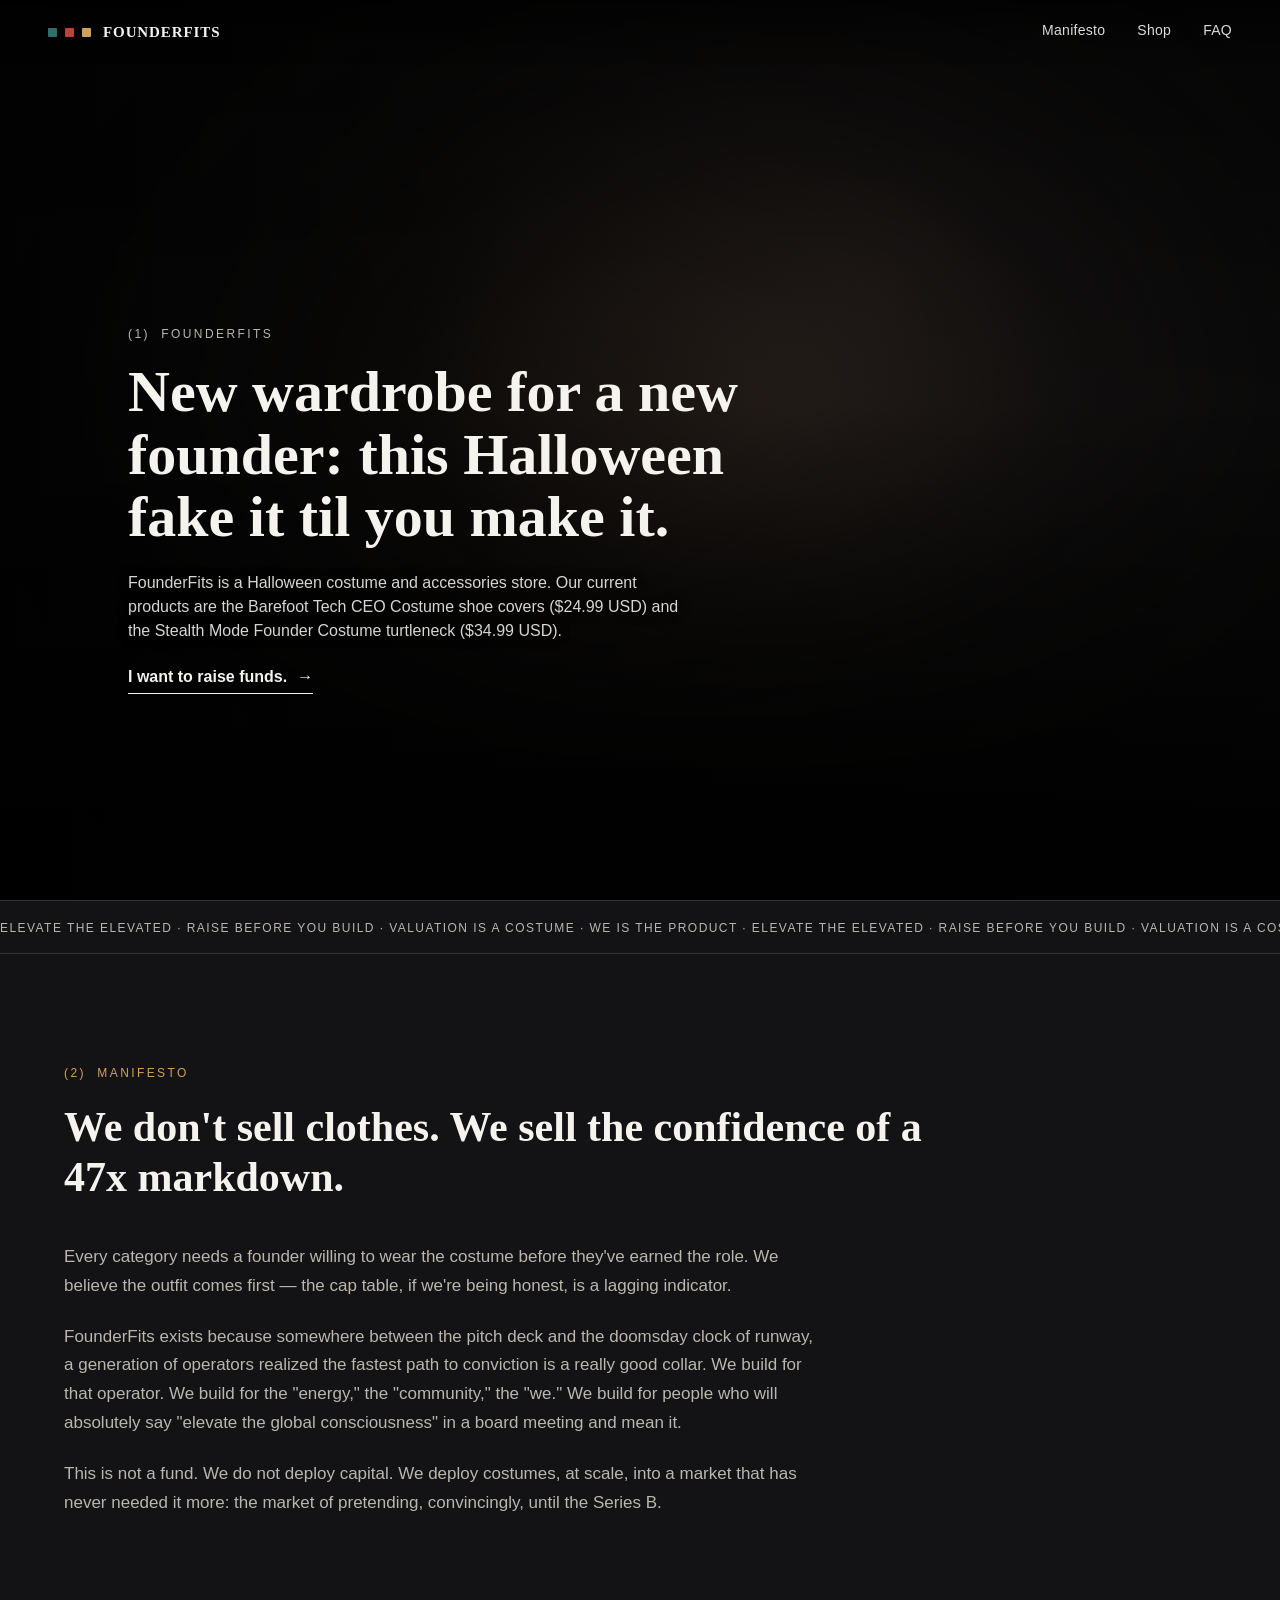
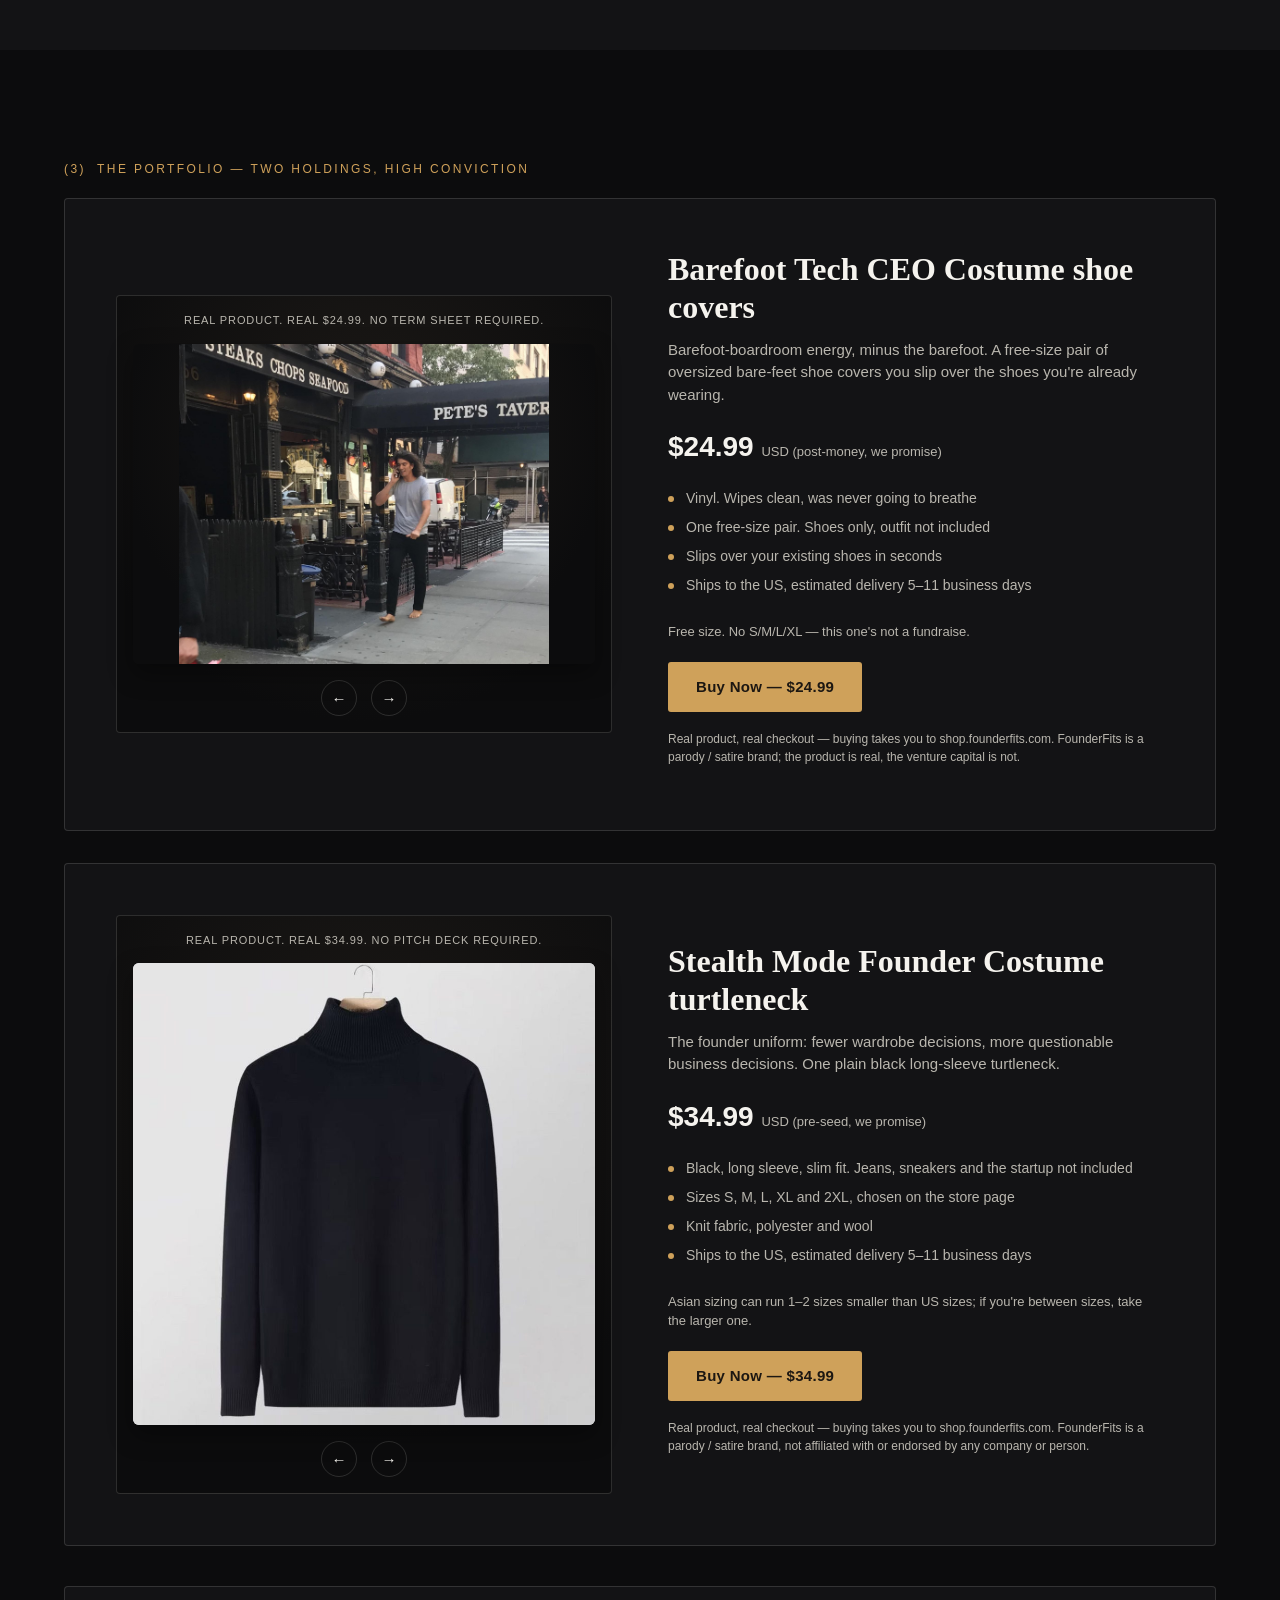
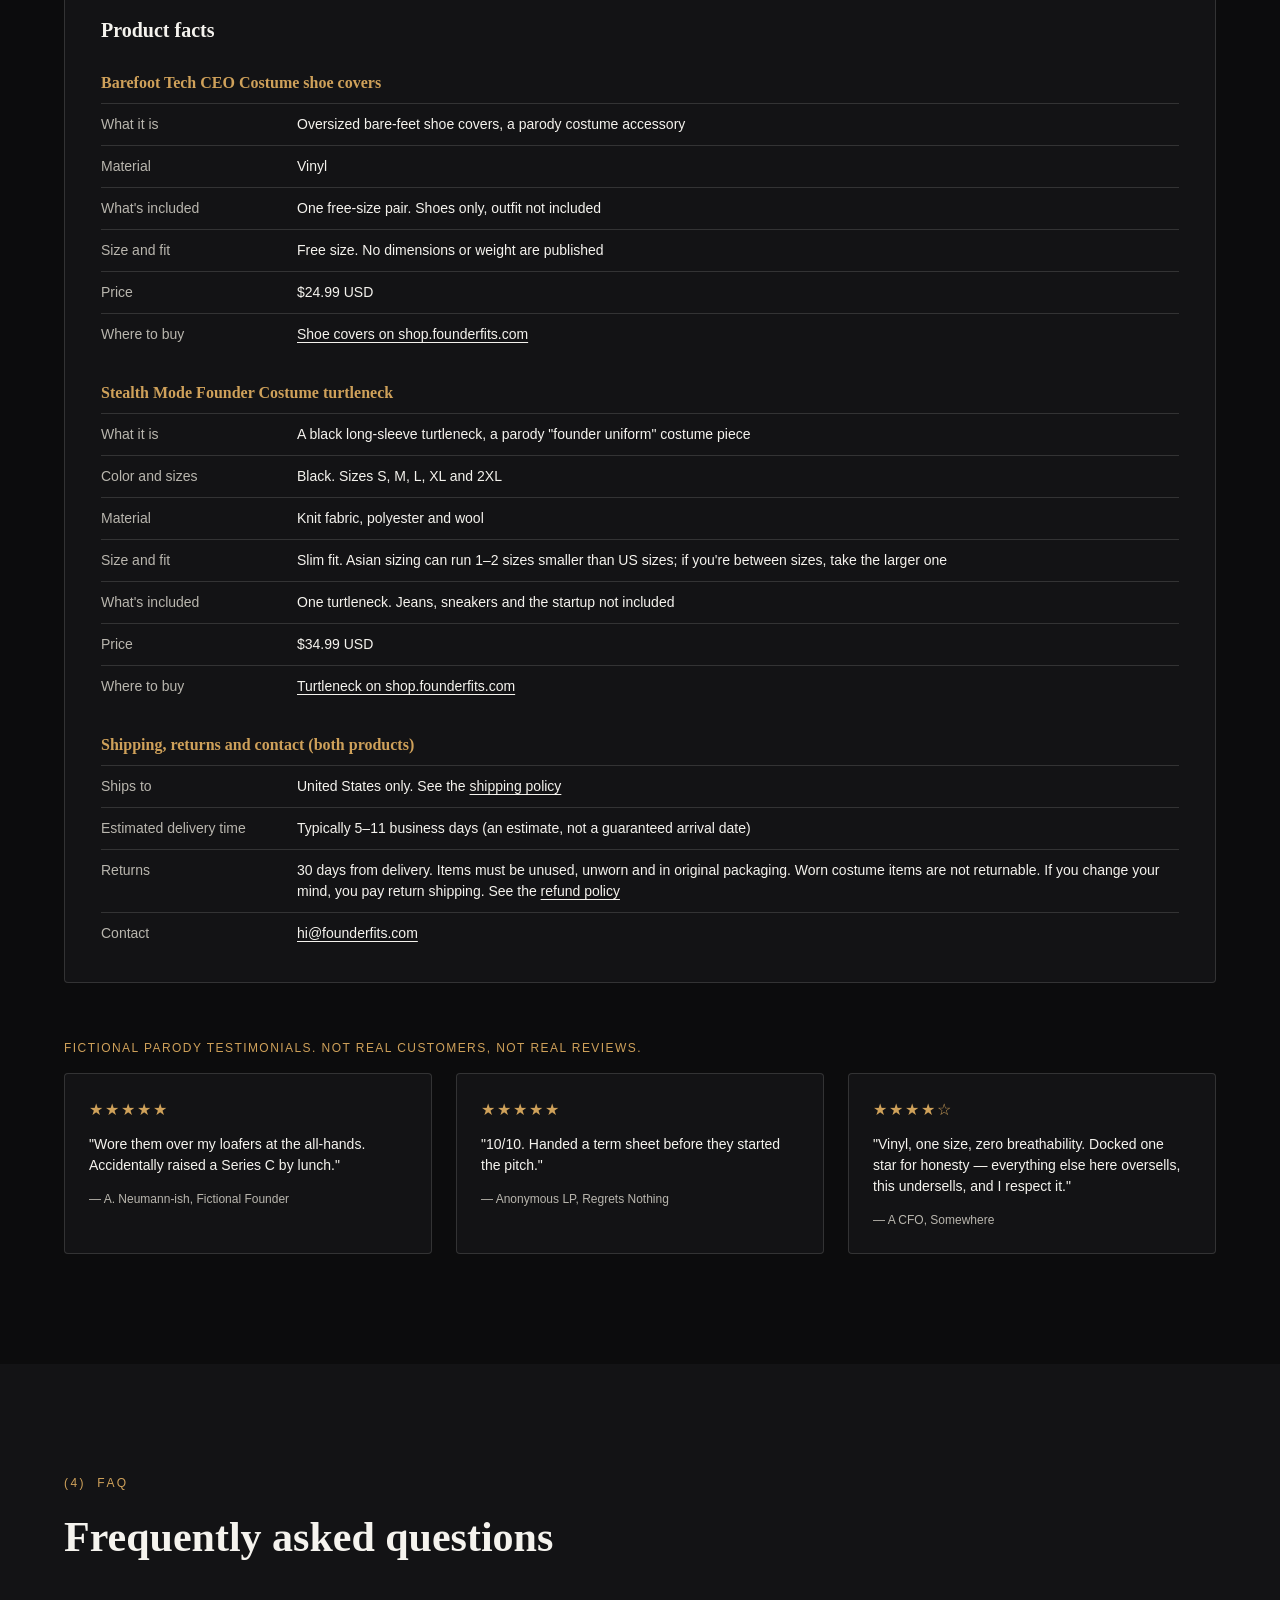
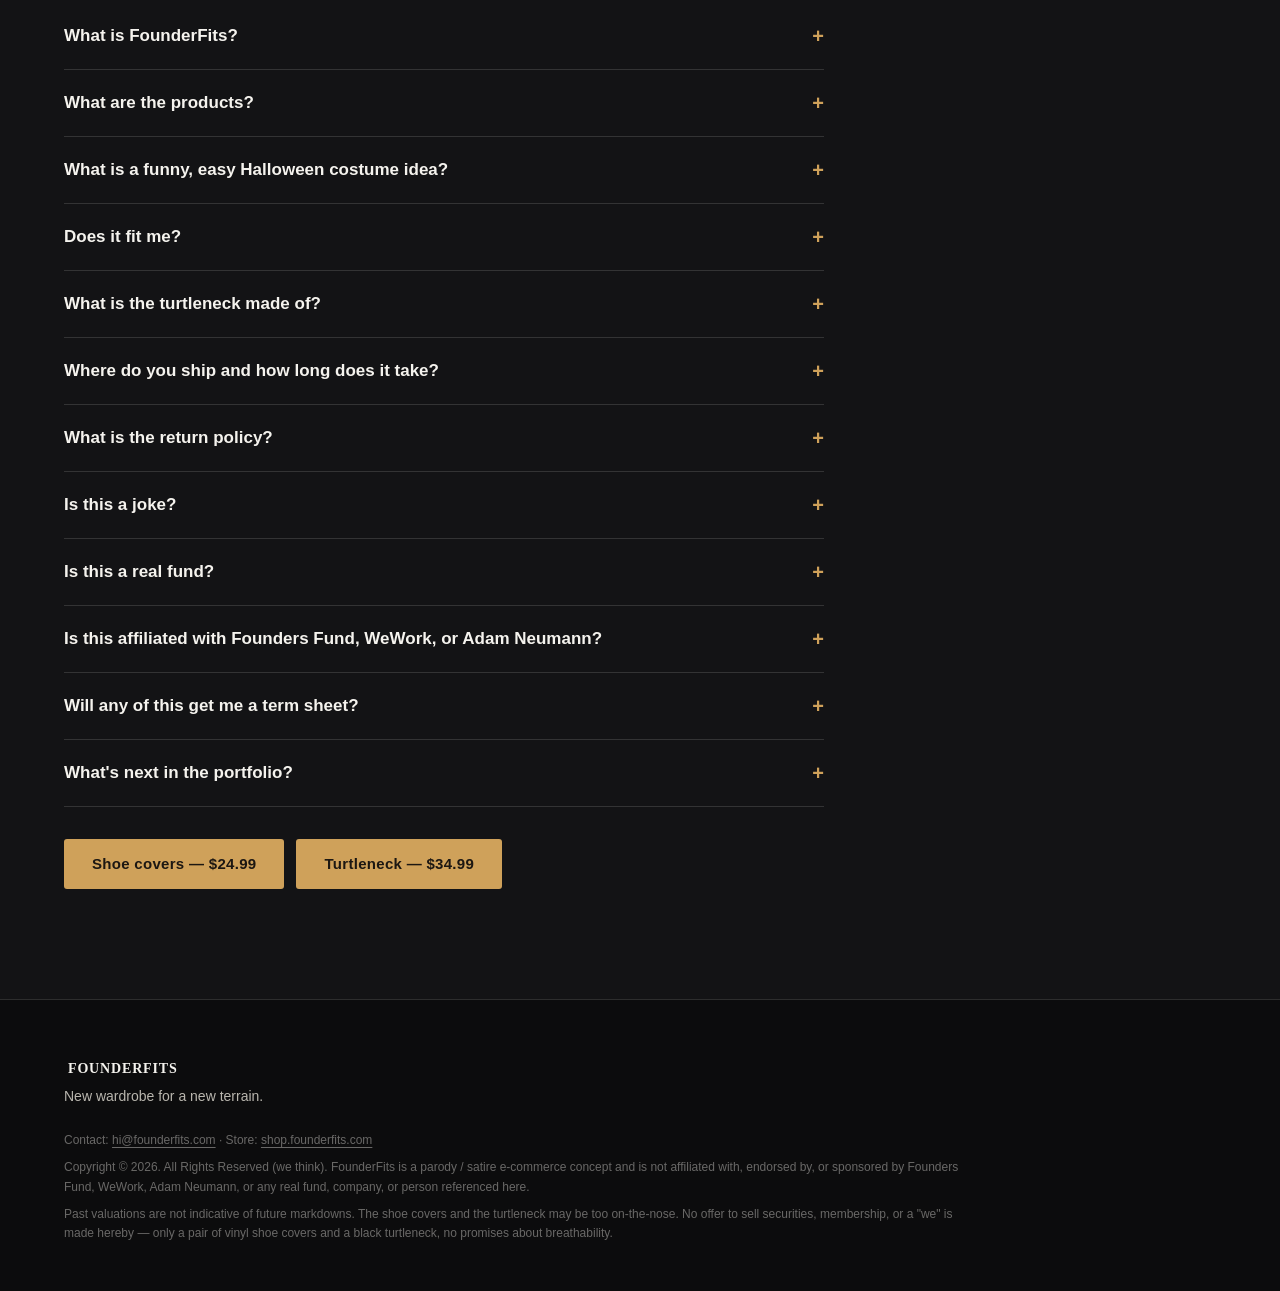
<file: index.html>
<!DOCTYPE html>
<html lang="en">
<head>
<meta charset="UTF-8">
<meta name="viewport" content="width=device-width, initial-scale=1.0">
<title>FounderFits | Parody Costume Store: Shoe Covers and a Black Turtleneck</title>
<meta name="description" content="Parody costume store. Two real products: Barefoot Tech CEO Costume shoe covers ($24.99) and Stealth Mode Founder Costume turtleneck ($34.99). Ships to the US.">
<link rel="canonical" href="https://founderfits.com/">
<link rel="icon" href="data:image/svg+xml,<svg xmlns=%22http://www.w3.org/2000/svg%22 viewBox=%220 0 100 100%22><text y=%22.9em%22 font-size=%2290%22>🥽</text></svg>">

<meta property="og:type" content="website">
<meta property="og:site_name" content="FounderFits">
<meta property="og:title" content="FounderFits: parody costume store, shoe covers and a black turtleneck">
<meta property="og:description" content="Two real products: Barefoot Tech CEO Costume shoe covers ($24.99) and the Stealth Mode Founder Costume turtleneck ($34.99). The brand is a joke, the products and orders are real.">
<meta property="og:url" content="https://founderfits.com/">
<meta property="og:image" content="https://founderfits.com/images/product-1.jpg">
<meta property="og:image:width" content="1000">
<meta property="og:image:height" content="900">
<meta property="og:image:alt" content="Barefoot Tech CEO Costume shoe covers: oversized bare-feet covers on a concrete floor in front of a brick wall">
<meta name="twitter:card" content="summary_large_image">
<meta name="twitter:title" content="FounderFits: parody costume store, shoe covers and a black turtleneck">
<meta name="twitter:description" content="Two real products: Barefoot Tech CEO Costume shoe covers ($24.99) and the Stealth Mode Founder Costume turtleneck ($34.99).">
<meta name="twitter:image" content="https://founderfits.com/images/product-1.jpg">
<meta name="twitter:image:alt" content="Barefoot Tech CEO Costume shoe covers: oversized bare-feet covers on a concrete floor in front of a brick wall">

<script type="application/ld+json">
{
  "@context": "https://schema.org",
  "@graph": [
    {
      "@type": "Organization",
      "@id": "https://founderfits.com/#organization",
      "name": "FounderFits",
      "url": "https://founderfits.com/",
      "description": "FounderFits is a parody costume and accessories store.",
      "contactPoint": {
        "@type": "ContactPoint",
        "contactType": "customer support",
        "email": "hi@founderfits.com"
      }
    },
    {
      "@type": "WebSite",
      "@id": "https://founderfits.com/#website",
      "name": "FounderFits",
      "url": "https://founderfits.com/",
      "description": "A parody costume and accessories store. The brand is parody; the product and orders are real.",
      "inLanguage": "en",
      "publisher": { "@id": "https://founderfits.com/#organization" }
    },
    {
      "@type": "Product",
      "@id": "https://founderfits.com/#product-shoe-covers",
      "name": "Barefoot Tech CEO Costume shoe covers",
      "description": "A free-size pair of oversized vinyl covers shaped like bare feet, worn over your shoes. Shoes only, outfit not included.",
      "image": "https://founderfits.com/images/product-1.jpg",
      "url": "https://shop.founderfits.com/products/barefoot-tech-ceo-costume-slippers-halloween-prank-feet",
      "brand": { "@type": "Brand", "name": "FounderFits" },
      "offers": {
        "@type": "Offer",
        "url": "https://shop.founderfits.com/products/barefoot-tech-ceo-costume-slippers-halloween-prank-feet",
        "price": "24.99",
        "priceCurrency": "USD",
        "availability": "https://schema.org/InStock",
        "seller": { "@id": "https://founderfits.com/#organization" }
      }
    },
    {
      "@type": "Product",
      "@id": "https://founderfits.com/#product-turtleneck",
      "name": "Stealth Mode Founder Costume turtleneck",
      "description": "A black long-sleeve turtleneck in a slim fit, sizes S to 2XL.",
      "image": "https://founderfits.com/images/turtleneck-black.jpg",
      "url": "https://shop.founderfits.com/products/stealth-mode-founder-costume-turtleneck",
      "brand": { "@type": "Brand", "name": "FounderFits" },
      "color": "Black",
      "offers": {
        "@type": "Offer",
        "url": "https://shop.founderfits.com/products/stealth-mode-founder-costume-turtleneck",
        "price": "34.99",
        "priceCurrency": "USD",
        "availability": "https://schema.org/InStock",
        "seller": { "@id": "https://founderfits.com/#organization" }
      }
    }
  ]
}
</script>
<link rel="stylesheet" href="style.css">
</head>
<body>

<header class="site-header" id="siteHeader">
  <a href="#hero" class="logo">
    <span class="logo-chip chip-a"></span><span class="logo-chip chip-b"></span><span class="logo-chip chip-c"></span>
    <span class="logo-word">FOUNDERFITS</span>
  </a>
  <nav class="nav" id="mainNav">
    <a href="#manifesto">Manifesto</a>
    <a href="https://shop.founderfits.com" target="_blank" rel="noopener noreferrer">Shop</a>
    <a href="#faq">FAQ</a>
  </nav>
  <button class="nav-toggle" id="navToggle" aria-label="Toggle menu" aria-expanded="false">
    <span></span><span></span><span></span>
  </button>
</header>

<main>

  <section class="hero" id="hero">
    <div class="hero-bg" aria-hidden="true">
      <div class="hero-carousel">
        <div class="slide" style="background-image:url('images/costume-1.jpg'); background-position: center 22%;"></div>
        <div class="slide" style="background-image:url('images/costume-2.jpg'); background-position: center 12%;"></div>
        <div class="slide" style="background-image:url('images/costume-3.jpg'); background-position: center 18%;"></div>
        <div class="slide" style="background-image:url('images/costume-4.jpg'); background-position: center; background-size: contain;"></div>
        <div class="slide" style="background-image:url('images/costume-5.jpg'); background-position: center 15%;"></div>
        <div class="slide" style="background-image:url('images/costume-6.jpg'); background-position: 78% 40%;"></div>
        <div class="slide" style="background-image:url('images/costume-7.jpg'); background-position: center 10%;"></div>
        <div class="slide" style="background-image:url('images/costume-8.jpg'); background-position: center 30%;"></div>
      </div>
      <div class="hero-vignette"></div>
      <div class="hero-overlay"></div>
    </div>

    <div class="hero-content">
      <p class="eyebrow">(1) &nbsp;FOUNDERFITS</p>
      <h1>New wardrobe for a new founder: this Halloween<br><span class="line-fit">fake it til you make it.</span></h1>
      <p class="hero-fact">FounderFits is a Halloween costume and accessories store. Our current products are the Barefoot Tech CEO Costume shoe covers ($24.99 USD) and the Stealth Mode Founder Costume turtleneck ($34.99 USD).</p>
      <a href="https://shop.founderfits.com" class="hero-link" target="_blank" rel="noopener noreferrer">I want to raise funds. <span class="arrow">&#8594;</span></a>
    </div>

  </section>

  <section class="ticker" aria-hidden="true">
    <div class="ticker-track">
      <span>ELEVATE THE ELEVATED &middot; RAISE BEFORE YOU BUILD &middot; VALUATION IS A COSTUME &middot; WE IS THE PRODUCT &middot; ELEVATE THE ELEVATED &middot; RAISE BEFORE YOU BUILD &middot; VALUATION IS A COSTUME &middot; WE IS THE PRODUCT &middot;</span>
      <span>ELEVATE THE ELEVATED &middot; RAISE BEFORE YOU BUILD &middot; VALUATION IS A COSTUME &middot; WE IS THE PRODUCT &middot; ELEVATE THE ELEVATED &middot; RAISE BEFORE YOU BUILD &middot; VALUATION IS A COSTUME &middot; WE IS THE PRODUCT &middot;</span>
    </div>
  </section>

  <section class="manifesto" id="manifesto">
    <p class="section-eyebrow">(2) &nbsp;MANIFESTO</p>
    <h2>We don't sell clothes. We sell the confidence of a 47x markdown.</h2>
    <div class="manifesto-body">
      <p>Every category needs a founder willing to wear the costume before they've earned the role. We believe the outfit comes first — the cap table, if we're being honest, is a lagging indicator.</p>
      <p>FounderFits exists because somewhere between the pitch deck and the doomsday clock of runway, a generation of operators realized the fastest path to conviction is a really good collar. We build for that operator. We build for the "energy," the "community," the "we." We build for people who will absolutely say "elevate the global consciousness" in a board meeting and mean it.</p>
      <p>This is not a fund. We do not deploy capital. We deploy costumes, at scale, into a market that has never needed it more: the market of pretending, convincingly, until the Series B.</p>
    </div>
  </section>

  <section class="shop" id="shop">
    <p class="section-eyebrow">(3) &nbsp;THE PORTFOLIO — TWO HOLDINGS, HIGH CONVICTION</p>
    <div class="product-card">
      <div class="product-media">
        <div class="product-badge">REAL PRODUCT. REAL $24.99. NO TERM SHEET REQUIRED.</div>
        <div class="product-photos">
          <div class="product-track">
            <img class="product-photo product-photo--contain" src="images/costume-4.jpg" alt="Person walking barefoot on a city sidewalk">
            <img class="product-photo product-photo--contain" src="images/product-3.jpg" alt="Close-up of bare feet walking on a sidewalk">
            <img class="product-photo product-photo--contain" src="images/product-2-cutout.png" alt="Barefoot Tech CEO Costume shoe covers: a pair of oversized bare-feet vinyl covers">
            <img class="product-photo" src="images/product-1.jpg" alt="Barefoot Tech CEO Costume shoe covers on a concrete floor in front of a brick wall">
          </div>
        </div>
        <div class="carousel-arrows">
          <button class="carousel-arrow" aria-label="Previous photo">&#8592;</button>
          <button class="carousel-arrow" aria-label="Next photo">&#8594;</button>
        </div>
      </div>
      <div class="product-info">
        <h2>Barefoot Tech CEO Costume shoe covers</h2>
        <p class="product-sub">Barefoot-boardroom energy, minus the barefoot. A free-size pair of oversized bare-feet shoe covers you slip over the shoes you're already wearing.</p>
        <p class="price">$24.99 <span class="price-note">USD (post-money, we promise)</span></p>
        <ul class="product-specs">
          <li>Vinyl. Wipes clean, was never going to breathe</li>
          <li>One free-size pair. Shoes only, outfit not included</li>
          <li>Slips over your existing shoes in seconds</li>
          <li>Ships to the US, estimated delivery 5–11 business days</li>
        </ul>
        <p class="size-note">Free size. No S/M/L/XL — this one's not a fundraise.</p>
        <a class="add-to-cart" href="https://shop.founderfits.com/products/barefoot-tech-ceo-costume-slippers-halloween-prank-feet" target="_blank" rel="noopener noreferrer">Buy Now — $24.99</a>
        <p class="fine-print">Real product, real checkout — buying takes you to shop.founderfits.com. FounderFits is a parody / satire brand; the product is real, the venture capital is not.</p>
      </div>
    </div>

    <div class="product-card">
      <div class="product-media">
        <div class="product-badge">REAL PRODUCT. REAL $34.99. NO PITCH DECK REQUIRED.</div>
        <div class="product-photos product-photos--light">
          <div class="product-track">
            <img class="product-photo" src="images/turtleneck-black.jpg" alt="Stealth Mode Founder Costume turtleneck: a plain black long-sleeve turtleneck on a hanger">
            <img class="product-photo" src="images/turtleneck-photo-2.jpg" alt="A man in a black turtleneck and jeans on a stage, shown for parody">
            <img class="product-photo" src="images/turtleneck-photo-3.jpg" style="object-position: center 15%;" alt="A woman in a black turtleneck and blazer, shown for parody">
          </div>
        </div>
        <div class="carousel-arrows">
          <button class="carousel-arrow" aria-label="Previous photo">&#8592;</button>
          <button class="carousel-arrow" aria-label="Next photo">&#8594;</button>
        </div>
      </div>
      <div class="product-info">
        <h2>Stealth Mode Founder Costume turtleneck</h2>
        <p class="product-sub">The founder uniform: fewer wardrobe decisions, more questionable business decisions. One plain black long-sleeve turtleneck.</p>
        <p class="price">$34.99 <span class="price-note">USD (pre-seed, we promise)</span></p>
        <ul class="product-specs">
          <li>Black, long sleeve, slim fit. Jeans, sneakers and the startup not included</li>
          <li>Sizes S, M, L, XL and 2XL, chosen on the store page</li>
          <li>Knit fabric, polyester and wool</li>
          <li>Ships to the US, estimated delivery 5–11 business days</li>
        </ul>
        <p class="size-note">Asian sizing can run 1–2 sizes smaller than US sizes; if you're between sizes, take the larger one.</p>
        <a class="add-to-cart" href="https://shop.founderfits.com/products/stealth-mode-founder-costume-turtleneck" target="_blank" rel="noopener noreferrer">Buy Now — $34.99</a>
        <p class="fine-print">Real product, real checkout — buying takes you to shop.founderfits.com. FounderFits is a parody / satire brand, not affiliated with or endorsed by any company or person.</p>
      </div>
    </div>

    <div class="product-facts" id="product-facts">
      <h3>Product facts</h3>

      <h4>Barefoot Tech CEO Costume shoe covers</h4>
      <dl>
        <div><dt>What it is</dt><dd>Oversized bare-feet shoe covers, a parody costume accessory</dd></div>
        <div><dt>Material</dt><dd>Vinyl</dd></div>
        <div><dt>What's included</dt><dd>One free-size pair. Shoes only, outfit not included</dd></div>
        <div><dt>Size and fit</dt><dd>Free size. No dimensions or weight are published</dd></div>
        <div><dt>Price</dt><dd>$24.99 USD</dd></div>
        <div><dt>Where to buy</dt><dd><a href="https://shop.founderfits.com/products/barefoot-tech-ceo-costume-slippers-halloween-prank-feet" target="_blank" rel="noopener noreferrer">Shoe covers on shop.founderfits.com</a></dd></div>
      </dl>

      <h4>Stealth Mode Founder Costume turtleneck</h4>
      <dl>
        <div><dt>What it is</dt><dd>A black long-sleeve turtleneck, a parody "founder uniform" costume piece</dd></div>
        <div><dt>Color and sizes</dt><dd>Black. Sizes S, M, L, XL and 2XL</dd></div>
        <div><dt>Material</dt><dd>Knit fabric, polyester and wool</dd></div>
        <div><dt>Size and fit</dt><dd>Slim fit. Asian sizing can run 1–2 sizes smaller than US sizes; if you're between sizes, take the larger one</dd></div>
        <div><dt>What's included</dt><dd>One turtleneck. Jeans, sneakers and the startup not included</dd></div>
        <div><dt>Price</dt><dd>$34.99 USD</dd></div>
        <div><dt>Where to buy</dt><dd><a href="https://shop.founderfits.com/products/stealth-mode-founder-costume-turtleneck" target="_blank" rel="noopener noreferrer">Turtleneck on shop.founderfits.com</a></dd></div>
      </dl>

      <h4>Shipping, returns and contact (both products)</h4>
      <dl>
        <div><dt>Ships to</dt><dd>United States only. See the <a href="https://shop.founderfits.com/policies/shipping-policy" target="_blank" rel="noopener noreferrer">shipping policy</a></dd></div>
        <div><dt>Estimated delivery time</dt><dd>Typically 5–11 business days (an estimate, not a guaranteed arrival date)</dd></div>
        <div><dt>Returns</dt><dd>30 days from delivery. Items must be unused, unworn and in original packaging. Worn costume items are not returnable. If you change your mind, you pay return shipping. See the <a href="https://shop.founderfits.com/policies/refund-policy" target="_blank" rel="noopener noreferrer">refund policy</a></dd></div>
        <div><dt>Contact</dt><dd><a href="mailto:hi@founderfits.com">hi@founderfits.com</a></dd></div>
      </dl>
    </div>

    <p class="fiction-label">Fictional parody testimonials. Not real customers, not real reviews.</p>
    <div class="reviews">
      <div class="review">
        <p class="stars" role="img" aria-label="Fictional rating: 5 of 5 stars">&#9733;&#9733;&#9733;&#9733;&#9733;</p>
        <p>"Wore them over my loafers at the all-hands. Accidentally raised a Series C by lunch."</p>
        <p class="reviewer">— A. Neumann-ish, Fictional Founder</p>
      </div>
      <div class="review">
        <p class="stars" role="img" aria-label="Fictional rating: 5 of 5 stars">&#9733;&#9733;&#9733;&#9733;&#9733;</p>
        <p>"10/10. Handed a term sheet before they started the pitch."</p>
        <p class="reviewer">— Anonymous LP, Regrets Nothing</p>
      </div>
      <div class="review">
        <p class="stars" role="img" aria-label="Fictional rating: 4 of 5 stars">&#9733;&#9733;&#9733;&#9733;&#9734;</p>
        <p>"Vinyl, one size, zero breathability. Docked one star for honesty — everything else here oversells, this undersells, and I respect it."</p>
        <p class="reviewer">— A CFO, Somewhere</p>
      </div>
    </div>
  </section>

  <section class="faq" id="faq">
    <p class="section-eyebrow">(4) &nbsp;FAQ</p>
    <h2>Frequently asked questions</h2>
    <div class="faq-list">
      <details>
        <summary>What is FounderFits?</summary>
        <p>A parody costume and accessories store. The brand is a joke about startup culture; the products and the orders are real.</p>
      </details>
      <details>
        <summary>What are the products?</summary>
        <p>Two products. The Barefoot Tech CEO Costume shoe covers: a free-size pair of oversized vinyl covers shaped like bare feet, $24.99 USD, worn over your shoes (shoes and outfit not included). And the Stealth Mode Founder Costume turtleneck: a black long-sleeve turtleneck in sizes S to 2XL, $34.99 USD.</p>
      </details>
      <details>
        <summary>What is a funny, easy Halloween costume idea?</summary>
        <p>Two ideas from us. The shoe covers ($24.99) go over the shoes you're already wearing, no assembly. The turtleneck ($34.99) is the "founder uniform": black, long sleeve, jeans not included. Both ship to the US only, with an estimated delivery of 5–11 business days, so order early. <a class="faq-link" href="https://shop.founderfits.com/products/barefoot-tech-ceo-costume-slippers-halloween-prank-feet" target="_blank" rel="noopener noreferrer">Shoe covers &#8594;</a> <a class="faq-link" href="https://shop.founderfits.com/products/stealth-mode-founder-costume-turtleneck" target="_blank" rel="noopener noreferrer">Turtleneck &#8594;</a></p>
      </details>
      <details>
        <summary>Does it fit me?</summary>
        <p>The shoe covers are sold as one free size, one pair, and we don't publish exact dimensions or a weight. The turtleneck is slim fit in S, M, L, XL and 2XL. Asian sizing can run 1–2 sizes smaller than US sizes, so if you're between sizes, take the larger one.</p>
      </details>
      <details>
        <summary>What is the turtleneck made of?</summary>
        <p>Knit fabric, polyester and wool.</p>
      </details>
      <details>
        <summary>Where do you ship and how long does it take?</summary>
        <p>We currently ship to addresses in the United States only. Estimated delivery time is 5–11 business days. See the <a class="faq-link" href="https://shop.founderfits.com/policies/shipping-policy" target="_blank" rel="noopener noreferrer">shipping policy</a>.</p>
      </details>
      <details>
        <summary>What is the return policy?</summary>
        <p>30 days from delivery. Items must be unused, unworn and in original packaging, and worn costume items can't be returned. If you change your mind, you pay the return shipping. See the <a class="faq-link" href="https://shop.founderfits.com/policies/refund-policy" target="_blank" rel="noopener noreferrer">refund policy</a>.</p>
      </details>
      <details>
        <summary>Is this a joke?</summary>
        <p>The brand is parody. The products and your order are real.</p>
      </details>
      <details>
        <summary>Is this a real fund?</summary>
        <p>No. FounderFits sells a pair of vinyl shoe covers, a black turtleneck and several bad jokes.</p>
      </details>
      <details>
        <summary>Is this affiliated with Founders Fund, WeWork, or Adam Neumann?</summary>
        <p>No. This site is a parody / satire built for fun. It is not endorsed by, sponsored by, or affiliated with any real fund, company, or individual referenced or implied here.</p>
      </details>
      <details>
        <summary>Will any of this get me a term sheet?</summary>
        <p>Legally we have to say no. Historically, results have varied wildly.</p>
      </details>
      <details>
        <summary>What's next in the portfolio?</summary>
        <p>We're evaluating other founder gear across the entrepreneurship-industrial complex. High conviction, low inventory.</p>
      </details>
    </div>
    <div class="faq-buy-row">
      <a class="add-to-cart" href="https://shop.founderfits.com/products/barefoot-tech-ceo-costume-slippers-halloween-prank-feet" target="_blank" rel="noopener noreferrer">Shoe covers — $24.99</a>
      <a class="add-to-cart" href="https://shop.founderfits.com/products/stealth-mode-founder-costume-turtleneck" target="_blank" rel="noopener noreferrer">Turtleneck — $34.99</a>
    </div>
  </section>

</main>

<footer class="site-footer">
  <div class="footer-top">
    <span class="logo-word small">FOUNDERFITS</span>
    <p>New wardrobe for a new terrain.</p>
  </div>
  <p class="legal">Contact: <a href="mailto:hi@founderfits.com">hi@founderfits.com</a> · Store: <a href="https://shop.founderfits.com" target="_blank" rel="noopener noreferrer">shop.founderfits.com</a></p>
  <p class="legal">Copyright &copy; 2026. All Rights Reserved (we think). FounderFits is a parody / satire e-commerce concept and is not affiliated with, endorsed by, or sponsored by Founders Fund, WeWork, Adam Neumann, or any real fund, company, or person referenced here.</p>
  <p class="legal">Past valuations are not indicative of future markdowns. The shoe covers and the turtleneck may be too on-the-nose. No offer to sell securities, membership, or a "we" is made hereby — only a pair of vinyl shoe covers and a black turtleneck, no promises about breathability.</p>
</footer>

<script src="script.js"></script>
</body>
</html>
</file>
<file: style.css>
:root {
  --bg: #0c0c0d;
  --bg-alt: #131315;
  --ink: #f5f3ee;
  --ink-dim: #b9b6ae;
  --gold: #cfa15a;
  --red: #b5443a;
  --teal: #2f6f6a;
  --line: rgba(245,243,238,0.14);
  --skin: #e7bb8f;
  --skin-shade: #cf9d69;
  --serif: Georgia, 'Times New Roman', serif;
  --sans: -apple-system, BlinkMacSystemFont, "Segoe UI", Helvetica, Arial, sans-serif;
}

* { box-sizing: border-box; }
html { scroll-behavior: smooth; }

body {
  margin: 0;
  background: var(--bg);
  color: var(--ink);
  font-family: var(--sans);
  line-height: 1.5;
  overflow-x: hidden;
}

a { color: inherit; text-decoration: none; }
h1, h2, h3 { font-family: var(--serif); font-weight: 700; margin: 0; }
ul { margin: 0; padding: 0; list-style: none; }

/* ---------- Header ---------- */
.site-header {
  position: fixed;
  top: 0; left: 0; right: 0;
  z-index: 100;
  display: flex;
  align-items: center;
  justify-content: space-between;
  padding: 20px clamp(16px, 4vw, 48px);
  background: linear-gradient(to bottom, rgba(0,0,0,0.55), transparent);
}

.logo {
  display: flex;
  align-items: center;
  gap: 8px;
}
.logo-chip {
  width: 9px;
  height: 9px;
  display: inline-block;
  border-radius: 1px;
}
.chip-a { background: var(--teal); }
.chip-b { background: var(--red); }
.chip-c { background: var(--gold); }
.logo-word {
  font-family: var(--serif);
  letter-spacing: 0.06em;
  font-size: 15px;
  font-weight: 700;
  margin-left: 4px;
}
.logo-word.small { font-size: 14px; }

.nav {
  display: flex;
  gap: 32px;
  font-size: 14px;
  letter-spacing: 0.02em;
}
.nav a { opacity: 0.9; border-bottom: 1px solid transparent; padding-bottom: 2px; }
.nav a:hover { opacity: 1; border-color: var(--gold); }

.nav-toggle {
  display: none;
  flex-direction: column;
  gap: 5px;
  background: none;
  border: none;
  cursor: pointer;
  padding: 6px;
}
.nav-toggle span {
  width: 22px;
  height: 2px;
  background: var(--ink);
  display: block;
}

/* ---------- Hero ---------- */
.hero {
  position: relative;
  min-height: 100vh;
  display: flex;
  align-items: flex-end;
  overflow: hidden;
}

.hero-bg {
  position: absolute;
  inset: 0;
  background: radial-gradient(circle at 70% 30%, #3a2f2a 0%, #17130f 45%, #0c0c0d 100%);
}

.hero-overlay {
  position: absolute;
  inset: 0;
  background:
    linear-gradient(to top, rgba(0,0,0,0.88) 10%, rgba(0,0,0,0.25) 55%, rgba(0,0,0,0.55) 100%),
    linear-gradient(to right, rgba(0,0,0,0.7) 0%, rgba(0,0,0,0.15) 40%, rgba(0,0,0,0) 65%);
  z-index: 2;
}

/* photo carousel: each slide slowly drifts/zooms, crossfading into the next,
   with a vignette dissolving every edge into the page background */
.hero-carousel {
  position: absolute;
  inset: 0;
  overflow: hidden;
}
.slide {
  position: absolute;
  inset: 0;
  background-size: cover;
  background-position: center;
  filter: grayscale(45%) contrast(1.12) brightness(0.6);
  opacity: 0;
  animation: heroSlide 18s infinite;
  animation-fill-mode: both;
}
.slide:nth-child(1) { animation-delay: 0s; }
.slide:nth-child(2) { animation-delay: -2.25s; }
.slide:nth-child(3) { animation-delay: -4.5s; }
.slide:nth-child(4) { animation-delay: -6.75s; }
.slide:nth-child(5) { animation-delay: -9s; }
.slide:nth-child(6) { animation-delay: -11.25s; }
.slide:nth-child(7) { animation-delay: -13.5s; }
.slide:nth-child(8) { animation-delay: -15.75s; }

@keyframes heroSlide {
  0%    { opacity: 0; transform: scale(1) translate(0, 0); }
  4%    { opacity: 1; }
  9.5%  { opacity: 1; }
  12.5% { opacity: 0; }
  100%  { opacity: 0; transform: scale(1.14) translate(-2%, 1.5%); }
}

.hero-vignette {
  position: absolute;
  inset: 0;
  z-index: 1;
  background: radial-gradient(ellipse at 50% 45%, rgba(12,12,13,0) 12%, rgba(12,12,13,0.7) 50%, var(--bg) 88%);
}

@media (prefers-reduced-motion: reduce) {
  .slide { animation: none; opacity: 1; }
  .slide:not(:first-child) { display: none; }
}

.hero-content {
  position: relative;
  z-index: 2;
  padding: 0 clamp(20px, 6vw, 64px) 96px;
  max-width: 760px;
}
.eyebrow {
  font-size: 12px;
  letter-spacing: 0.2em;
  color: var(--ink-dim);
  margin: 0 0 18px;
  text-transform: uppercase;
}
.hero h1 {
  font-size: clamp(32px, 5.4vw, 58px);
  line-height: 1.08;
  margin-bottom: 22px;
}
.line-fit {
  display: inline-block;
  white-space: nowrap;
  font-size: clamp(15px, 6.1vw, 58px);
}
.hero-fact {
  max-width: 560px;
  margin: 0 0 22px;
  font-size: 16px;
  line-height: 1.5;
  color: rgba(245,243,238,0.88);
  text-shadow: 0 1px 12px rgba(0,0,0,0.8);
}
.hero-link {
  display: inline-flex;
  align-items: center;
  gap: 10px;
  font-size: 16px;
  font-weight: 600;
  border-bottom: 1px solid var(--ink);
  padding-bottom: 4px;
}
.hero-link .arrow { transition: transform 0.2s ease; }
.hero-link:hover .arrow { transform: translateX(6px); }

/* ---------- Ticker ---------- */
.ticker {
  border-top: 1px solid var(--line);
  border-bottom: 1px solid var(--line);
  background: var(--bg-alt);
  padding: 14px 0;
  overflow: hidden;
  white-space: nowrap;
}
.ticker-track {
  display: inline-flex;
  animation: scroll-left 26s linear infinite;
}
.ticker-track span {
  font-size: 12px;
  letter-spacing: 0.12em;
  color: var(--ink-dim);
  padding-right: 24px;
}
@keyframes scroll-left {
  from { transform: translateX(0); }
  to { transform: translateX(-50%); }
}

/* ---------- Section shell ---------- */
section { padding: 110px clamp(20px, 6vw, 64px); }
.section-eyebrow {
  font-size: 12px;
  letter-spacing: 0.2em;
  color: var(--gold);
  text-transform: uppercase;
  margin: 0 0 20px;
}
section h2 {
  font-size: clamp(26px, 3.6vw, 42px);
  line-height: 1.2;
  max-width: 900px;
  margin-bottom: 40px;
}

/* ---------- Shop / product ---------- */
.product-card {
  display: grid;
  grid-template-columns: 1fr 1fr;
  gap: 56px;
  background: var(--bg-alt);
  border: 1px solid var(--line);
  border-radius: 4px;
  padding: clamp(24px, 4vw, 56px);
  align-items: center;
}
.product-media {
  position: relative;
  display: flex;
  flex-direction: column;
  align-items: center;
  justify-content: center;
  min-height: 380px;
  padding: 16px 16px;
  background: radial-gradient(circle at 50% 30%, #1d1a17, #0c0c0d 75%);
  border-radius: 4px;
  border: 1px solid var(--line);
}
.product-badge {
  width: 100%;
  margin-bottom: 14px;
  font-size: 11px;
  line-height: 1.6;
  letter-spacing: 0.08em;
  color: var(--ink-dim);
  text-align: center;
}
.product-photos {
  position: relative;
  width: 100%;
  height: 320px;
  border-radius: 6px;
  overflow: hidden;
  background: radial-gradient(circle at 50% 30%, #1d1a17, #0c0c0d 75%);
  box-shadow: 0 10px 24px rgba(0,0,0,0.35);
}
.product-track {
  display: flex;
  width: 100%;
  height: 100%;
  transition: transform 0.6s ease;
}
.product-photo {
  flex: 0 0 100%;
  width: 100%;
  height: 100%;
  object-fit: cover;
}
.product-photo--contain { object-fit: contain; }
.product-photos--light { height: auto; aspect-ratio: 1 / 1; background: #d6d7dc; }
.product-card + .product-card { margin-top: 32px; }

@media (prefers-reduced-motion: reduce) {
  .product-track { transition: none; }
}

.carousel-arrows {
  display: flex;
  justify-content: center;
  gap: 14px;
  margin-top: 16px;
}
.carousel-arrow {
  width: 36px;
  height: 36px;
  border-radius: 50%;
  border: 1px solid var(--line);
  background: transparent;
  color: var(--ink);
  font-size: 15px;
  cursor: pointer;
  display: flex;
  align-items: center;
  justify-content: center;
  transition: background 0.15s ease, border-color 0.15s ease, color 0.15s ease;
}
.carousel-arrow:hover {
  background: var(--bg-alt);
  border-color: var(--gold);
  color: var(--gold);
}

.product-info h2 { font-size: clamp(24px, 3vw, 32px); margin-bottom: 12px; }
.product-sub { color: var(--ink-dim); margin: 0 0 20px; font-size: 15px; }
.price { font-size: 28px; font-weight: 700; margin: 0 0 20px; }
.price-note { font-size: 13px; color: var(--ink-dim); font-weight: 400; }
.product-specs { margin-bottom: 26px; }
.product-specs li {
  position: relative;
  padding-left: 18px;
  margin-bottom: 8px;
  font-size: 14px;
  color: var(--ink-dim);
}
.product-specs li::before {
  content: "";
  position: absolute;
  left: 0; top: 8px;
  width: 6px; height: 6px;
  background: var(--gold);
  border-radius: 50%;
}
.size-note { font-size: 13px; color: var(--ink-dim); margin: 0 0 20px; }
.add-to-cart {
  display: inline-block;
  background: var(--gold);
  color: #1c1712;
  border: none;
  padding: 14px 28px;
  font-size: 15px;
  font-weight: 700;
  letter-spacing: 0.02em;
  border-radius: 3px;
  cursor: pointer;
  text-decoration: none;
  transition: transform 0.15s ease, background 0.15s ease;
}
.add-to-cart:hover { background: #e0b876; transform: translateY(-1px); }
.fine-print { font-size: 12px; color: var(--ink-dim); margin-top: 18px; line-height: 1.5; }

.product-facts {
  margin-top: 40px;
  padding: 28px clamp(20px, 3vw, 36px);
  background: var(--bg-alt);
  border: 1px solid var(--line);
  border-radius: 4px;
}
.product-facts h3 { font-size: 20px; margin-bottom: 8px; }
.product-facts h4 { font-family: var(--serif); font-size: 16px; margin: 26px 0 8px; color: var(--gold); }
.product-facts dl { margin: 0; }
.product-facts dl > div {
  display: grid;
  grid-template-columns: 180px 1fr;
  gap: 16px;
  padding: 10px 0;
  border-top: 1px solid var(--line);
  font-size: 14px;
}
.product-facts dt { color: var(--ink-dim); }
.product-facts dd { margin: 0; color: var(--ink); line-height: 1.5; }
.product-facts a, .legal a { text-decoration: underline; text-underline-offset: 3px; }

.fiction-label {
  margin: 56px 0 0;
  font-size: 12px;
  letter-spacing: 0.12em;
  text-transform: uppercase;
  color: var(--gold);
}
.fiction-label + .reviews { margin-top: 16px; }

.reviews {
  display: grid;
  grid-template-columns: repeat(3, 1fr);
  gap: 24px;
  margin-top: 56px;
}
.review {
  background: var(--bg-alt);
  border: 1px solid var(--line);
  border-radius: 4px;
  padding: 24px;
}
.stars { color: var(--gold); letter-spacing: 2px; margin: 0 0 12px; }
.review p:not(.stars):not(.reviewer) { font-size: 14px; color: var(--ink); margin: 0 0 14px; }
.reviewer { font-size: 12px; color: var(--ink-dim); margin: 0; }

/* ---------- Manifesto ---------- */
.manifesto { background: var(--bg-alt); }
.manifesto-body { max-width: 760px; }
.manifesto-body p { color: var(--ink-dim); font-size: 17px; line-height: 1.7; margin-bottom: 22px; }

/* ---------- FAQ ---------- */
.faq { background: var(--bg-alt); }
.faq-list { max-width: 760px; }
.faq-list details {
  border-bottom: 1px solid var(--line);
  padding: 18px 0;
}
.faq-list summary {
  cursor: pointer;
  font-size: 17px;
  font-weight: 600;
  list-style: none;
  display: flex;
  justify-content: space-between;
  align-items: center;
}
.faq-list summary::after {
  content: "+";
  color: var(--gold);
  font-size: 20px;
}
.faq-list details[open] summary::after { content: "\2212"; }
.faq-list p { color: var(--ink-dim); font-size: 15px; margin: 14px 0 0; line-height: 1.6; }
.faq-buy-row { display: flex; flex-wrap: wrap; gap: 12px; margin-top: 32px; }
.faq-link { color: var(--gold); font-weight: 600; text-decoration: underline; text-underline-offset: 3px; white-space: nowrap; }

/* ---------- Footer ---------- */
.site-footer {
  padding: 56px clamp(20px, 6vw, 64px) 40px;
  border-top: 1px solid var(--line);
}
.footer-top { margin-bottom: 24px; }
.footer-top p { color: var(--ink-dim); font-size: 14px; margin: 6px 0 0; }
.legal { font-size: 12px; color: rgba(245,243,238,0.4); max-width: 900px; line-height: 1.6; margin: 8px 0; }

/* ---------- Responsive ---------- */
@media (max-width: 900px) {
  .product-card { grid-template-columns: 1fr; }
  .reviews { grid-template-columns: 1fr; }
}

@media (max-width: 720px) {
  .product-facts dl > div { grid-template-columns: 1fr; gap: 2px; }
  .nav {
    position: fixed;
    top: 0; right: 0;
    height: 100vh;
    width: min(78vw, 320px);
    background: var(--bg-alt);
    flex-direction: column;
    justify-content: center;
    align-items: flex-start;
    gap: 26px;
    padding: 40px;
    transform: translateX(100%);
    transition: transform 0.25s ease;
    font-size: 20px;
  }
  .nav.open { transform: translateX(0); }
  .nav-toggle { display: flex; }
  .founder-figure { width: 70vw; right: -6%; opacity: 0.9; }
  section { padding: 72px 20px; }
}
</file>
